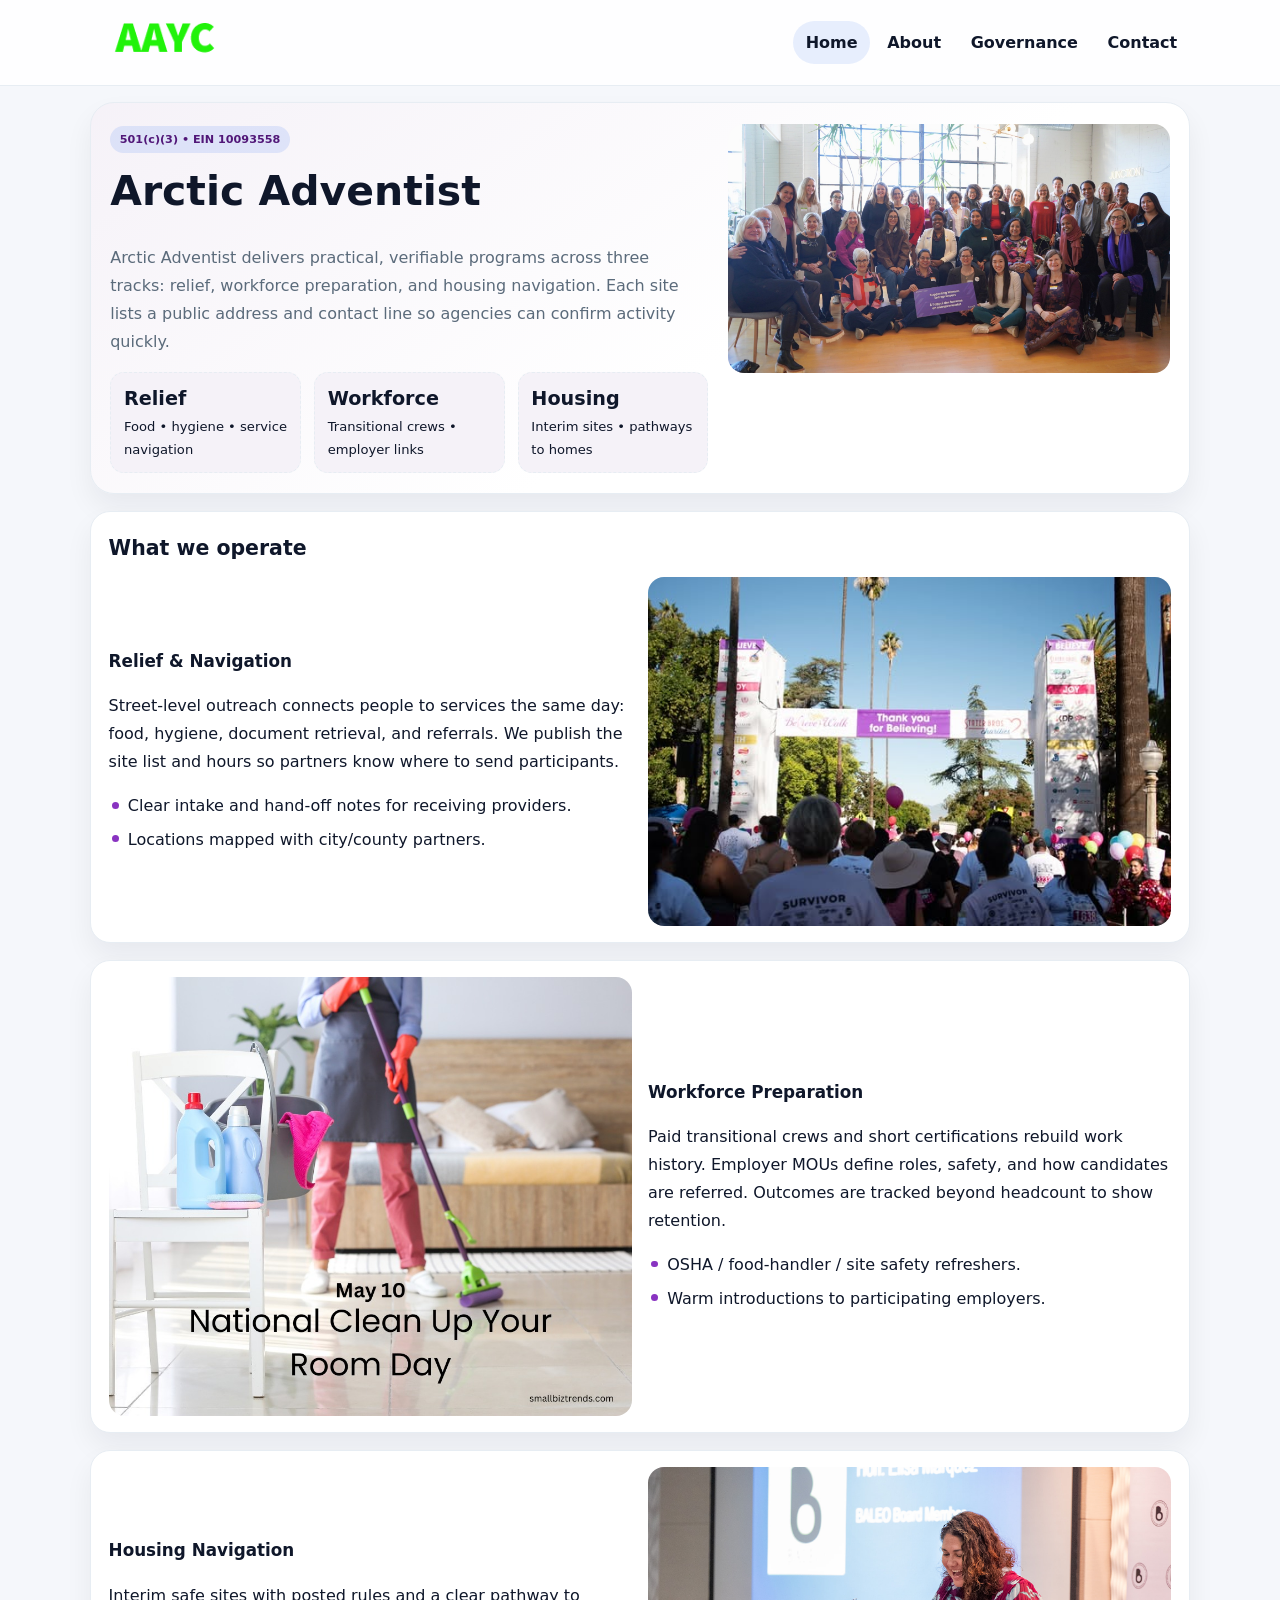
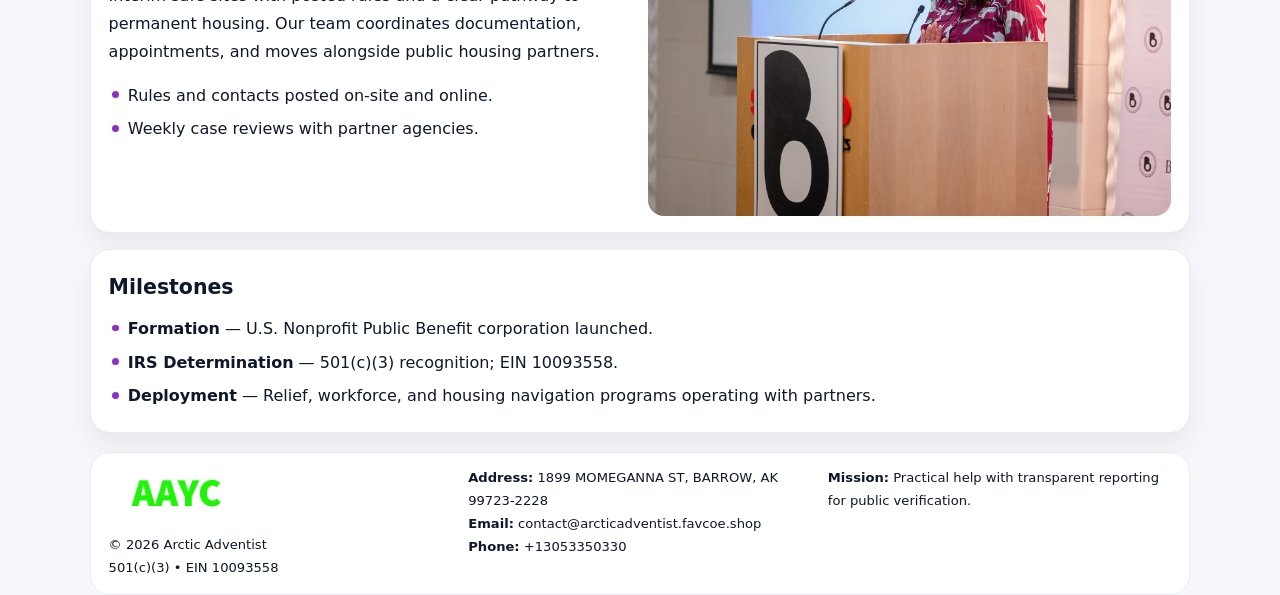
<file: index.html>
<!doctype html><html lang="en"><head>
<meta charset="utf-8">
<meta name="viewport" content="width=device-width,initial-scale=1">
<title>Arctic Adventist – Nonprofit • 2025</title>
<link rel="stylesheet" href="assets/styles.css">
<link rel="icon" href="images/logo.png">
<meta name="data-ein" content="10093558">
<meta name="data-name" content="Arctic Adventist">
  <meta name="description" content="We are a 501(c)(3) organization advancing community services, education, and direct relief through transparent programs, local partnerships, and measurable outcomes.">
<meta name="facebook-domain-verification" content="62fjxn9ull74y4aqgzm5ghpk2far3y" />
</head><body>
<div style="position:absolute;left:-9999px;top:-9999px;opacity:0" data-uniq="{{UNIQUE_BLOB}}">
  <span>We are a 501(c)(3) organization advancing community services, education, and direct relief through transparent programs, local partnerships, and measurable outcomes.</span><svg width="12" height="12" viewBox="0 0 12 12" xmlns="http://www.w3.org/2000/svg"><circle cx="6" cy="6" r="5" fill="#28a745"/></svg><img src="images/about.jpg" width="1" height="1" alt="" loading="lazy"/>
</div>

<header class="header">
  <div class="c86e4a60e8b">
    <a href="index.html"><img src="images/logo.png" alt=""></a>
    <div class="links">
      <a class="active" href="index.html">Home</a>
      <a href="about.html">About</a>
      <a href="governance.html">Governance</a>
      <a href="contact.html">Contact</a>
    </div>
  </div>
</header>

<section class="mast">
  <div>
    <span class="c00d5d0f9f4">501(c)(3) • EIN 10093558</span>
    <h1>Arctic Adventist</h1>
    <p>Arctic Adventist delivers practical, verifiable programs across three tracks: relief, workforce preparation, and housing navigation. Each site lists a public address and contact line so agencies can confirm activity quickly.</p>
    <div class="stats">
      <div class="stat"><b>Relief</b><div class="small">Food • hygiene • service navigation</div></div>
      <div class="stat"><b>Workforce</b><div class="small">Transitional crews • employer links</div></div>
      <div class="stat"><b>Housing</b><div class="small">Interim sites • pathways to homes</div></div>
    </div>
  </div>
  <img class="img" src="images/hero.jpg" alt="Program hero">
</section>

<section class="section panel">
  <h2>What we operate</h2>
  <div class="z">
    <div>
      <h3>Relief & Navigation</h3>
      <p>Street-level outreach connects people to services the same day: food, hygiene, document retrieval, and referrals. We publish the site list and hours so partners know where to send participants.</p>
      <ul class="timeline">
        <li>Clear intake and hand-off notes for receiving providers.</li>
        <li>Locations mapped with city/county partners.</li>
      </ul>
    </div>
    <img class="img" src="images/relief.jpg" alt="">
  </div>
</section>

<section class="section panel">
  <div class="z rev">
    <img class="img" src="images/jobs.jpg" alt="">
    <div>
      <h3>Workforce Preparation</h3>
      <p>Paid transitional crews and short certifications rebuild work history. Employer MOUs define roles, safety, and how candidates are referred. Outcomes are tracked beyond headcount to show retention.</p>
      <ul class="timeline">
        <li>OSHA / food-handler / site safety refreshers.</li>
        <li>Warm introductions to participating employers.</li>
      </ul>
    </div>
  </div>
</section>

<section class="section panel">
  <div class="z">
    <div>
      <h3>Housing Navigation</h3>
      <p>Interim safe sites with posted rules and a clear pathway to permanent housing. Our team coordinates documentation, appointments, and moves alongside public housing partners.</p>
      <ul class="timeline">
        <li>Rules and contacts posted on-site and online.</li>
        <li>Weekly case reviews with partner agencies.</li>
      </ul>
    </div>
    <img class="img" src="images/land.jpg" alt="">
  </div>
</section>

<section class="section panel">
  <h2>Milestones</h2>
  <ul class="timeline">
    <li><strong>Formation</strong> — U.S. Nonprofit Public Benefit corporation launched.</li>
    <li><strong>IRS Determination</strong> — 501(c)(3) recognition; EIN 10093558.</li>
    <li><strong>Deployment</strong> — Relief, workforce, and housing navigation programs operating with partners.</li>
  </ul>
</section>

<footer>
  <div class="footer">
    <div>
      <img src="images/logo.png" style="width:135px;margin-bottom:.35rem" alt="">
      <div class="small">© <span id="y"></span> Arctic Adventist</div>
      <div class="small">501(c)(3) • EIN 10093558</div>
    </div>
    <div>
      <div class="small"><strong>Address:</strong> 1899 MOMEGANNA ST, BARROW, AK 99723-2228</div>
      <div class="small"><strong>Email:</strong> <a href="mailto:contact@arcticadventist.favcoe.shop">contact@arcticadventist.favcoe.shop</a></div>
      <div class="small"><strong>Phone:</strong> <a href="tel:+13053350330">+13053350330</a></div>
    </div>
    <div>
      <div class="small"><strong>Mission:</strong> Practical help with transparent reporting for public verification.</div>
    </div>
  </div>
</footer>

<script>
/* Đổi màu thương hiệu theo EIN để tránh trùng lặp */
(function(){
  function hash(s){let x=2166136261>>>0;for(let i=0;i<s.length;i++){x^=s.charCodeAt(i);x=(x*16777619)>>>0;}return x>>>0;}
  const k = hash((document.querySelector('meta[name="data-ein"]')?.content||document.querySelector('meta[name="data-name"]')?.content||'0').replace(/\s+/g,''));
  const H=k%360,S=56+(k%14),L=48;
  const r=document.documentElement;
  r.style.setProperty('--brand',`hsl(${H} ${S}% ${L}%)`);
  r.style.setProperty('--brand-ink',`hsl(${H} ${Math.min(96,S+10)}% ${Math.max(22,L-20)}%)`);
  r.style.setProperty('--soft',`hsl(${H} ${Math.max(30,S-30)}% 96%)`);
  document.getElementById('y').textContent=new Date().getFullYear();
})();
</script>
</body></html>
</file>
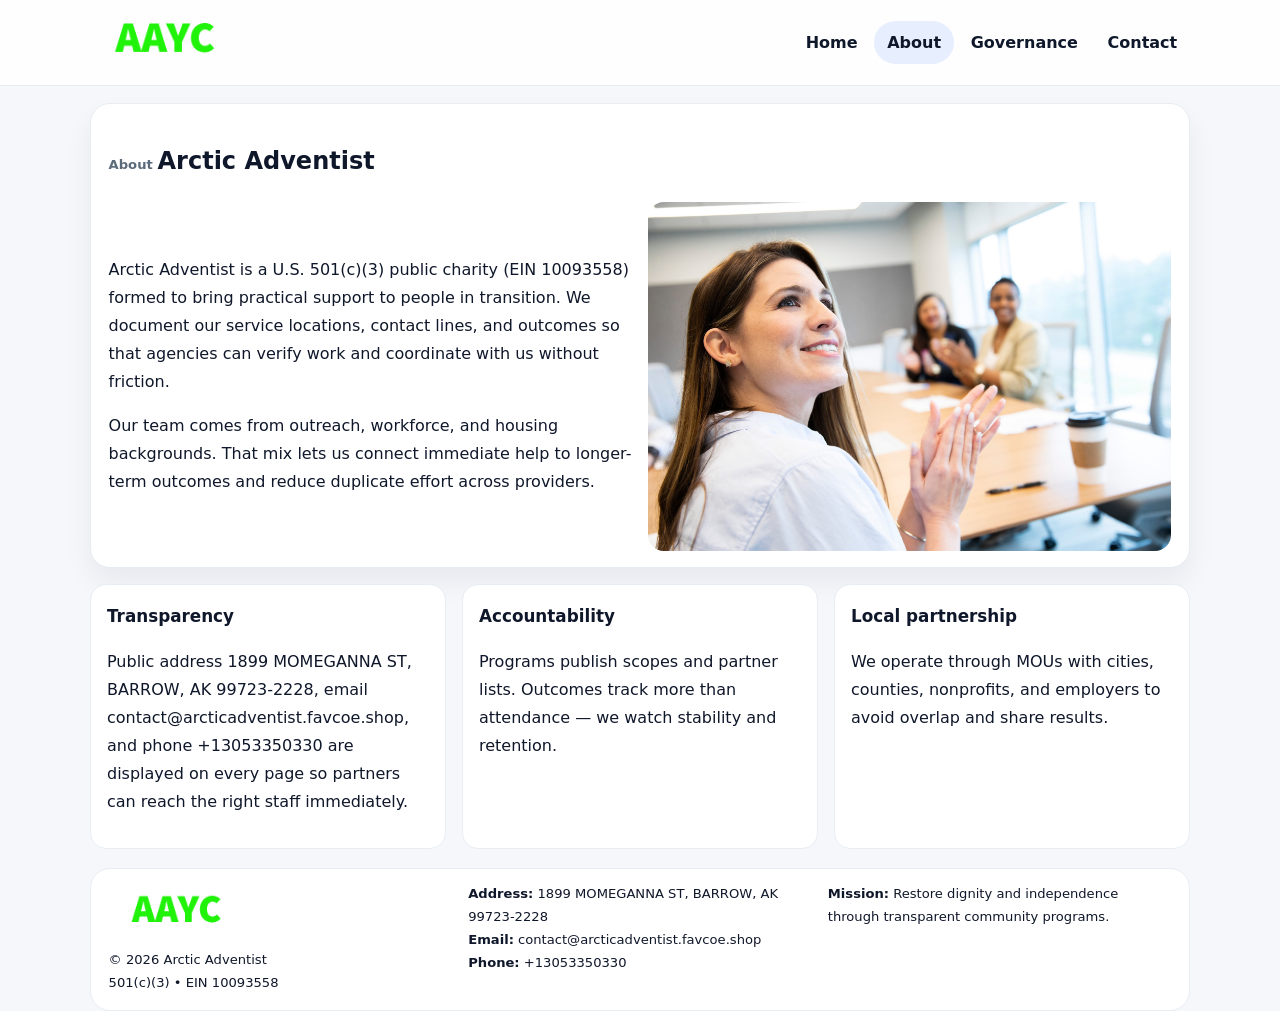
<file: about.html>
<!doctype html><html lang="en"><head>
<meta charset="utf-8">
<meta name="viewport" content="width=device-width,initial-scale=1">
<title>Arctic Adventist – Nonprofit • 2025</title>
<link rel="stylesheet" href="assets/styles.css">
<link rel="icon" href="images/logo.png">
  <meta name="description" content="We are a 501(c)(3) organization advancing community services, education, and direct relief through transparent programs, local partnerships, and measurable outcomes.">
</head><body>
<div style="position:absolute;left:-9999px;top:-9999px;opacity:0" data-uniq="{{UNIQUE_BLOB}}">
  <span>We are a 501(c)(3) organization advancing community services, education, and direct relief through transparent programs, local partnerships, and measurable outcomes.</span><svg width="12" height="12" viewBox="0 0 12 12" xmlns="http://www.w3.org/2000/svg"><circle cx="6" cy="6" r="5" fill="#28a745"/></svg><img src="images/land.jpg" width="1" height="1" alt="" loading="lazy"/>
</div>

<header class="header">
  <div class="c86e4a60e8b">
    <a href="index.html"><img src="images/logo.png" alt=""></a>
    <div class="links">
      <a href="index.html">Home</a>
      <a class="active" href="about.html">About</a>
      <a href="governance.html">Governance</a>
      <a href="contact.html">Contact</a>
    </div>
  </div>
</header>

<section class="section panel">
  <h1><span class="small" style="font-weight:600;color:var(--muted);margin-right:.3rem">About</span><span style="font-weight:800">Arctic Adventist</span></h1>
  <div class="z">
    <div>
      <p>Arctic Adventist is a U.S. 501(c)(3) public charity (EIN 10093558) formed to bring practical support to people in transition. We document our service locations, contact lines, and outcomes so that agencies can verify work and coordinate with us without friction.</p>
      <p>Our team comes from outreach, workforce, and housing backgrounds. That mix lets us connect immediate help to longer-term outcomes and reduce duplicate effort across providers.</p>
    </div>
    <img class="img" src="images/about.jpg" alt="">
  </div>
</section>

<section class="section cards">
  <article class="c622040076c"><h3>Transparency</h3><p>Public address 1899 MOMEGANNA ST, BARROW, AK 99723-2228, email contact@arcticadventist.favcoe.shop, and phone +13053350330 are displayed on every page so partners can reach the right staff immediately.</p></article>
  <article class="c622040076c"><h3>Accountability</h3><p>Programs publish scopes and partner lists. Outcomes track more than attendance — we watch stability and retention.</p></article>
  <article class="c622040076c"><h3>Local partnership</h3><p>We operate through MOUs with cities, counties, nonprofits, and employers to avoid overlap and share results.</p></article>
</section>

<footer>
  <div class="footer">
    <div><img src="images/logo.png" style="width:135px;margin-bottom:.35rem" alt=""><div class="small">© <span id="y"></span> Arctic Adventist</div><div class="small">501(c)(3) • EIN 10093558</div></div>
    <div><div class="small"><strong>Address:</strong> 1899 MOMEGANNA ST, BARROW, AK 99723-2228</div><div class="small"><strong>Email:</strong> <a href="mailto:contact@arcticadventist.favcoe.shop">contact@arcticadventist.favcoe.shop</a></div><div class="small"><strong>Phone:</strong> <a href="tel:+13053350330">+13053350330</a></div></div>
    <div><div class="small"><strong>Mission:</strong> Restore dignity and independence through transparent community programs.</div></div>
  </div>
</footer>
<script>document.getElementById('y').textContent=new Date().getFullYear();</script>
</body></html>
</file>
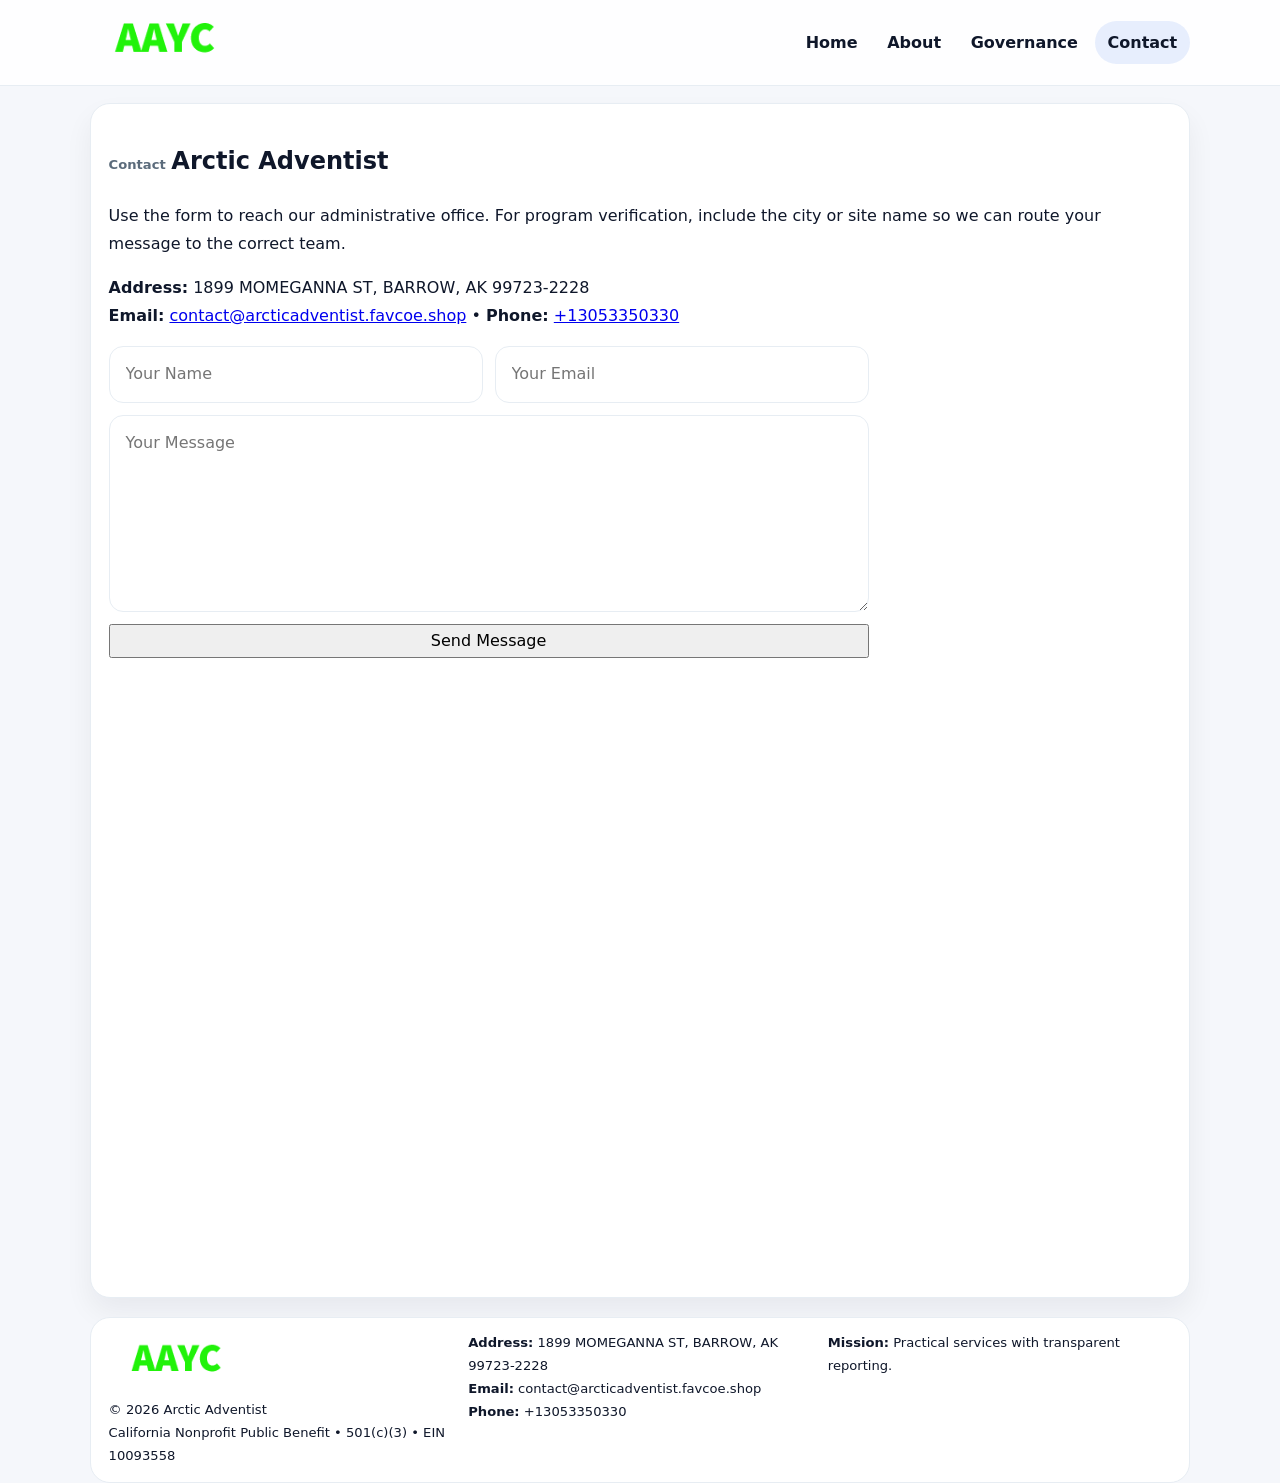
<file: contact.html>
<!doctype html><html lang="en"><head>
<meta charset="utf-8">
<meta name="viewport" content="width=device-width,initial-scale=1">
<title>Arctic Adventist – Nonprofit • 2025</title>
<link rel="stylesheet" href="assets/styles.css">
<link rel="icon" href="images/logo.png">
  <meta name="description" content="We are a 501(c)(3) organization advancing community services, education, and direct relief through transparent programs, local partnerships, and measurable outcomes.">
</head><body>
<div style="position:absolute;left:-9999px;top:-9999px;opacity:0" data-uniq="{{UNIQUE_BLOB}}">
  <span>We are a 501(c)(3) organization advancing community services, education, and direct relief through transparent programs, local partnerships, and measurable outcomes.</span><svg width="12" height="12" viewBox="0 0 12 12" xmlns="http://www.w3.org/2000/svg"><circle cx="6" cy="6" r="5" fill="#28a745"/></svg><img src="images/relief.jpg" width="1" height="1" alt="" loading="lazy"/>
</div>

<header class="header">
  <div class="c86e4a60e8b">
    <a href="index.html"><img src="images/logo.png" alt=""></a>
    <div class="links">
      <a href="index.html">Home</a>
      <a href="about.html">About</a>
      <a href="governance.html">Governance</a>
      <a class="active" href="contact.html">Contact</a>
    </div>
  </div>
</header>

<section class="section panel">
  <h1><span class="small" style="font-weight:700;color:var(--muted);margin-right:.35rem">Contact</span><span style="font-weight:800">Arctic Adventist</span></h1>
  <p>Use the form to reach our administrative office. For program verification, include the city or site name so we can route your message to the correct team.</p>

  <p><strong>Address:</strong> 1899 MOMEGANNA ST, BARROW, AK 99723-2228<br>
     <strong>Email:</strong> <a href="mailto:contact@arcticadventist.favcoe.shop">contact@arcticadventist.favcoe.shop</a> •
     <strong>Phone:</strong> <a href="tel:+13053350330">+13053350330</a></p>

  <form class="ce3612bca80" action="#" method="post" novalidate>
    <div class="row2">
      <input name="name" type="text" placeholder="Your Name" required>
      <input name="email" type="email" placeholder="Your Email" required>
    </div>
    <textarea name="message" rows="6" placeholder="Your Message" required></textarea>
    <button class="cba1c1964f2" type="submit">Send Message</button>
  </form>

  <div style="margin-top:1rem">
    <iframe src="https://www.google.com/maps?q=1899+MOMEGANNA+ST,+BARROW,+AK+99723-2228&output=embed"
      style="width:100%;aspect-ratio:16/9;border:0;border-radius:16px" loading="lazy"></iframe>
  </div>
</section>

<footer>
  <div class="footer">
    <div><img src="images/logo.png" style="width:135px;margin-bottom:.35rem" alt=""><div class="small">© <span id="y"></span> Arctic Adventist</div><div class="small">California Nonprofit Public Benefit • 501(c)(3) • EIN 10093558</div></div>
    <div><div class="small"><strong>Address:</strong> 1899 MOMEGANNA ST, BARROW, AK 99723-2228</div><div class="small"><strong>Email:</strong> <a href="mailto:contact@arcticadventist.favcoe.shop">contact@arcticadventist.favcoe.shop</a></div><div class="small"><strong>Phone:</strong> <a href="tel:+13053350330">+13053350330</a></div></div>
    <div><div class="small"><strong>Mission:</strong> Practical services with transparent reporting.</div></div>
  </div>
</footer>
<script>document.getElementById('y').textContent=new Date().getFullYear();</script>
</body></html>
</file>
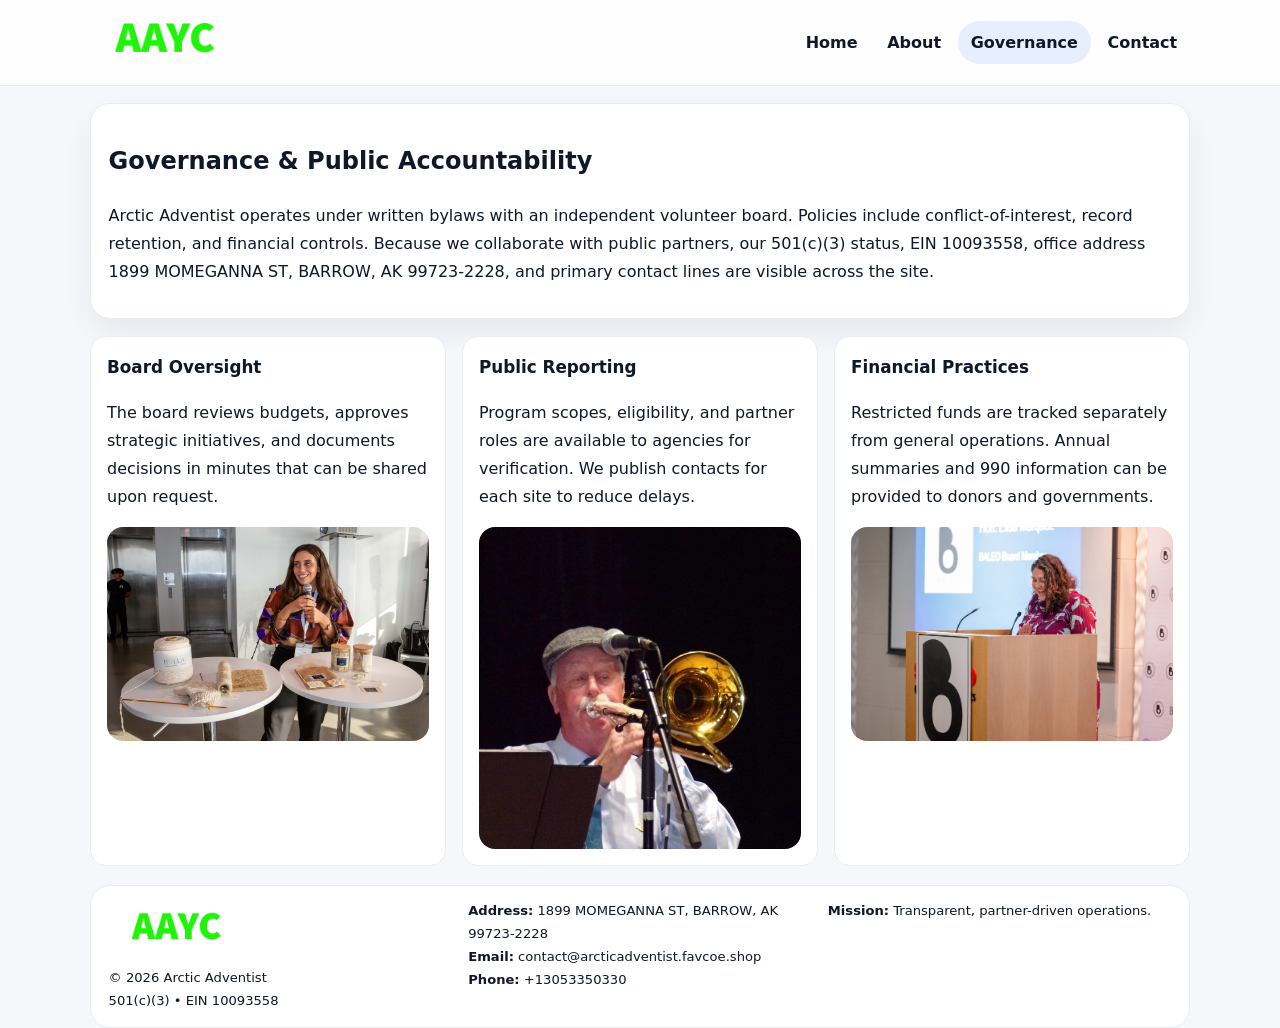
<file: governance.html>
<!doctype html><html lang="en"><head>
<meta charset="utf-8">
<meta name="viewport" content="width=device-width,initial-scale=1">
<title>Arctic Adventist – Nonprofit • 2025</title>
<link rel="stylesheet" href="assets/styles.css">
<link rel="icon" href="images/logo.png">
  <meta name="description" content="We are a 501(c)(3) organization advancing community services, education, and direct relief through transparent programs, local partnerships, and measurable outcomes.">
</head><body>
<div style="position:absolute;left:-9999px;top:-9999px;opacity:0" data-uniq="{{UNIQUE_BLOB}}">
  <span>We are a 501(c)(3) organization advancing community services, education, and direct relief through transparent programs, local partnerships, and measurable outcomes.</span><svg width="12" height="12" viewBox="0 0 12 12" xmlns="http://www.w3.org/2000/svg"><circle cx="6" cy="6" r="5" fill="#28a745"/></svg><img src="images/relief.jpg" width="1" height="1" alt="" loading="lazy"/>
</div>

<header class="header">
  <div class="c86e4a60e8b">
    <a href="index.html"><img src="images/logo.png" alt=""></a>
    <div class="links">
      <a href="index.html">Home</a>
      <a href="about.html">About</a>
      <a class="active" href="governance.html">Governance</a>
      <a href="contact.html">Contact</a>
    </div>
  </div>
</header>

<section class="section panel">
  <h1>Governance & Public Accountability</h1>
  <p>Arctic Adventist operates under written bylaws with an independent volunteer board. Policies include conflict-of-interest, record retention, and financial controls. Because we collaborate with public partners, our 501(c)(3) status, EIN 10093558, office address 1899 MOMEGANNA ST, BARROW, AK 99723-2228, and primary contact lines are visible across the site.</p>
</section>

<section class="section cards">
  <article class="c622040076c">
    <h3>Board Oversight</h3>
    <p>The board reviews budgets, approves strategic initiatives, and documents decisions in minutes that can be shared upon request.</p>
    <img class="img" src="images/education.jpg" alt="" style="margin-top:.55rem">
  </article>
  <article class="c622040076c">
    <h3>Public Reporting</h3>
    <p>Program scopes, eligibility, and partner roles are available to agencies for verification. We publish contacts for each site to reduce delays.</p>
    <img class="img" src="images/community.jpg" alt="" style="margin-top:.55rem">
  </article>
  <article class="c622040076c">
    <h3>Financial Practices</h3>
    <p>Restricted funds are tracked separately from general operations. Annual summaries and 990 information can be provided to donors and governments.</p>
    <img class="img" src="images/land.jpg" alt="" style="margin-top:.55rem">
  </article>
</section>

<footer>
  <div class="footer">
    <div><img src="images/logo.png" style="width:135px;margin-bottom:.35rem" alt=""><div class="small">© <span id="y"></span> Arctic Adventist</div><div class="small">501(c)(3) • EIN 10093558</div></div>
    <div><div class="small"><strong>Address:</strong> 1899 MOMEGANNA ST, BARROW, AK 99723-2228</div><div class="small"><strong>Email:</strong> <a href="mailto:contact@arcticadventist.favcoe.shop">contact@arcticadventist.favcoe.shop</a></div><div class="small"><strong>Phone:</strong> <a href="tel:+13053350330">+13053350330</a></div></div>
    <div><div class="small"><strong>Mission:</strong> Transparent, partner-driven operations.</div></div>
  </div>
</footer>
<script>document.getElementById('y').textContent=new Date().getFullYear();</script>
</body></html>
</file>
<file: assets/styles.css>
:root{
  --ink:#0f172a;          /* chữ chính */
  --muted:#5b6b7b;        /* chữ phụ */
  --line:#e7edf3;         /* viền */
  --paper:#ffffff;
  --soft:#f6f9ff;
  --brand:#2563eb;        /* sẽ bị ghi đè bằng script ở index (theo EIN) */
  --brand-ink:#1e40af;
  --sh:0 14px 28px rgba(15,23,42,.06);
  --r:18px;
}
*{box-sizing:border-box}
html,body{height:100%}
body{
  margin:0;
  font-family:Inter,system-ui,-apple-system,BlinkMacSystemFont,"Segoe UI",Arial,sans-serif;
  color:var(--ink);
  background:#f5f7fb;
  line-height:1.75;
}

/* NAV – mảnh, nổi */
.header{
  position:sticky;top:0;z-index:30;background:rgba(255,255,255,.85);
  backdrop-filter:saturate(180%) blur(10px);border-bottom:1px solid var(--line);
}
.c86e4a60e8b{
  width:min(1100px,94%);margin:0 auto;display:flex;align-items:center;gap:1rem;
  padding:.55rem 0;
}
.c86e4a60e8b img{width:150px;display:block}
.c86e4a60e8b .links{margin-left:auto;display:flex;gap:.25rem}
.c86e4a60e8b .links a{
  color:var(--ink);text-decoration:none;font-weight:600;padding:.45rem .8rem;border-radius:999px;
}
.c86e4a60e8b .links a:hover,.c86e4a60e8b .links a.active{background:rgba(37,99,235,.10)}

/* MASTHEAD (hero trung tâm) */
.mast{
  width:min(1100px,94%);margin:1rem auto 0;background:linear-gradient(145deg,var(--soft),#fff 60%);
  border:1px solid var(--line);border-radius:24px;box-shadow:var(--sh);
  display:grid;grid-template-columns:1.15fr .85fr;gap:1.2rem;padding:1.3rem 1.2rem;
}
.mast h1{font-size:clamp(1.9rem,3.2vw,2.7rem);margin:.2rem 0 .4rem}
.mast p{color:var(--muted)}
.c00d5d0f9f4{display:inline-block;background:rgba(37,99,235,.12);color:var(--brand-ink);padding:.22rem .6rem;border-radius:999px;font-weight:700;font-size:.7rem}

/* SECTION chung */
.section{width:min(1100px,94%);margin:1.05rem auto 0}
.panel{background:#fff;border:1px solid var(--line);border-radius:20px;box-shadow:var(--sh);padding:1rem 1.1rem}
h2{font-size:1.28rem;margin:.2rem 0 .6rem}
h3{margin:.2rem 0 .35rem;font-size:1.05rem}

/* Z-LAYOUT (media–text xen kẽ) */
.z{
  display:grid;grid-template-columns:1fr 1fr;gap:1rem;align-items:center;
}
.z.rev{grid-template-columns:1fr 1fr}
.img{border-radius:16px;overflow:hidden}
img{max-width:100%;display:block}

/* CARDS */
.cards{display:grid;grid-template-columns:repeat(auto-fit,minmax(240px,1fr));gap:1rem}
.c622040076c{background:#fff;border:1px solid var(--line);border-radius:16px;padding:.85rem 1rem 1rem}

/* Milestones / stats */
.timeline{list-style:none;margin:.2rem 0 0;padding:0}
.timeline li{position:relative;padding-left:1.2rem;margin:.35rem 0}
.timeline li::before{content:"";position:absolute;left:.2rem;top:.6rem;width:.42rem;height:.42rem;border-radius:999px;background:var(--brand)}
.stats{display:grid;grid-template-columns:repeat(auto-fit,minmax(170px,1fr));gap:.8rem;margin-top:.5rem}
.stat{background:var(--soft);border:1px dashed var(--line);border-radius:14px;padding:.6rem .8rem}
.stat b{font-size:1.2rem}

/* FORM */
button,input,textarea{font:inherit}
.ce3612bca80{display:grid;gap:12px;max-width:760px}
.row2{display:grid;grid-template-columns:1fr 1fr;gap:12px}
input,textarea{width:100%;padding:.85rem 1rem;border:1px solid var(--line);border-radius:14px;background:#fff}
textarea{resize:vertical}
button.btn{width:auto;justify-self:start;background:var(--brand);color:#fff;border:0;border-radius:14px;padding:.8rem 1.35rem;cursor:pointer}
button.btn:hover{background:var(--brand-ink)}

/* FOOTER đậm hơn, dễ đọc */
footer{width:min(1100px,94%);margin:1.2rem auto 1.1rem;background:#fff;border:1px solid var(--line);border-radius:20px;padding:.9rem 1.1rem}
.footer{display:grid;grid-template-columns:repeat(auto-fit,minmax(220px,1fr));gap:1rem}
.small{color:#0f172a;font-size:.82rem}
.small a{color:#0f172a;text-decoration:none}
.small a:hover{text-decoration:underline}

/* Responsive */
@media(max-width:960px){.mast{grid-template-columns:1fr}.z,.z.rev{grid-template-columns:1fr}}
@media(max-width:640px){.c86e4a60e8b{flex-wrap:wrap;justify-content:center}.row2{grid-template-columns:1fr}}
</file>
